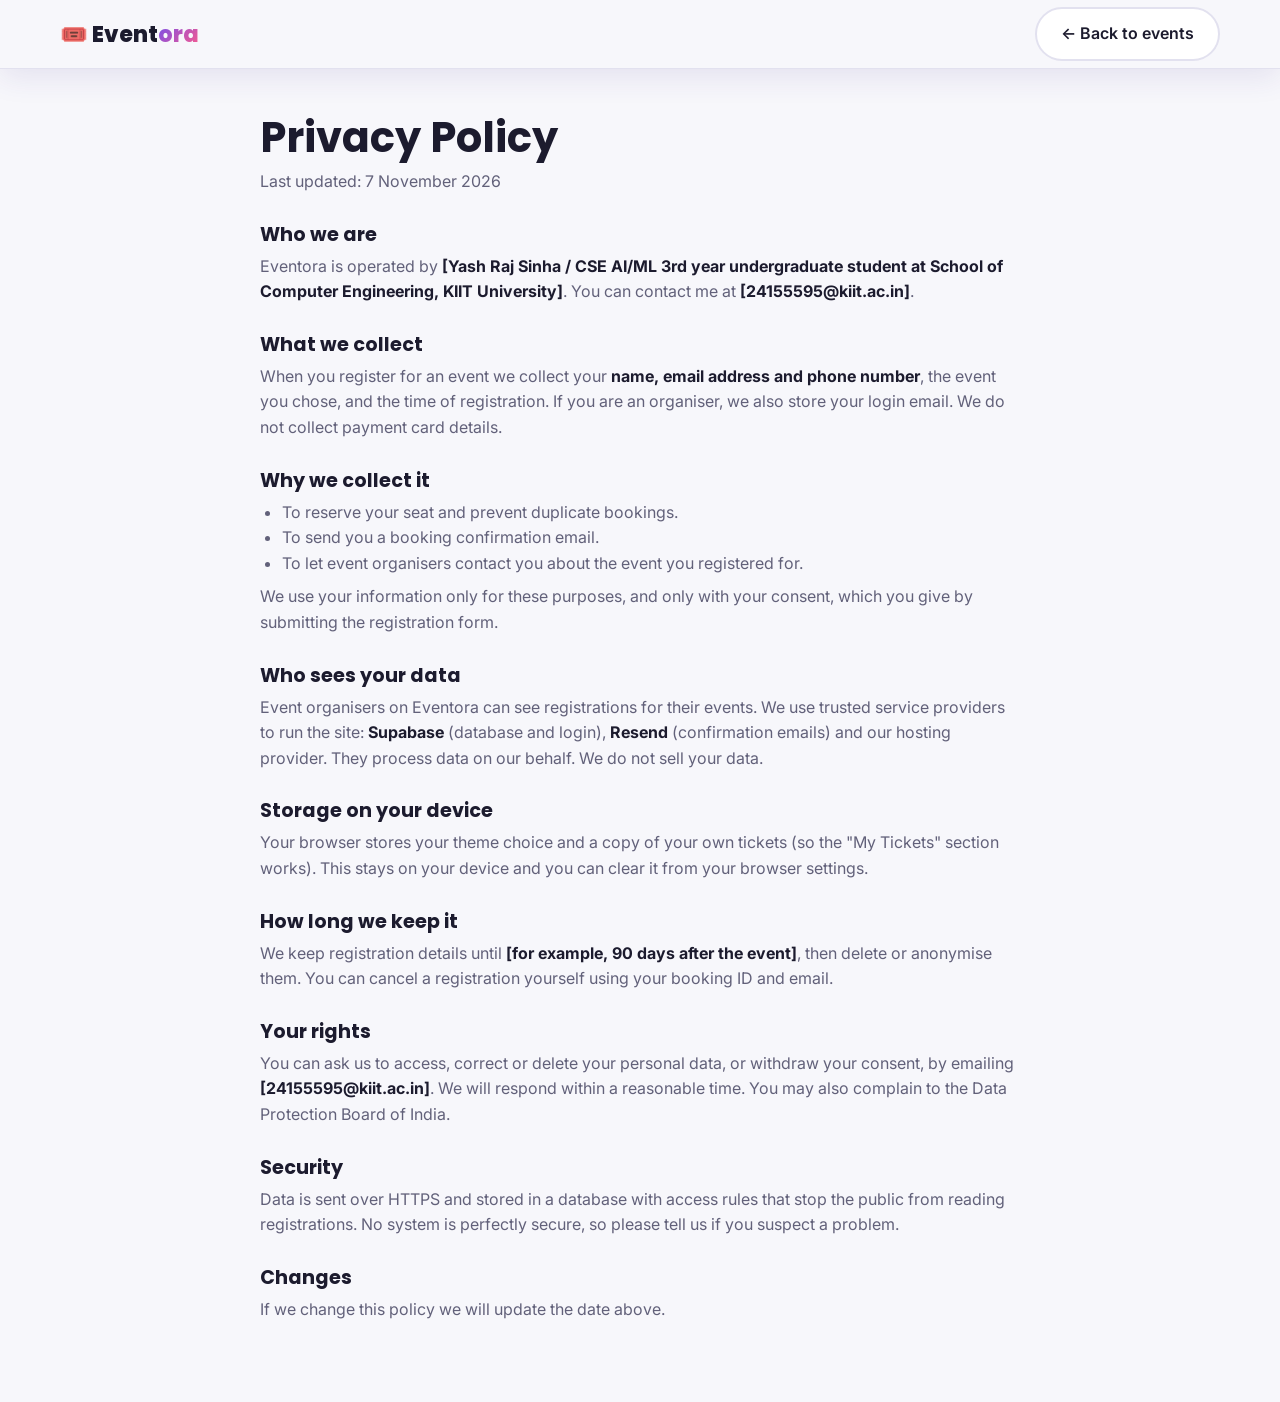
<file: privacy.html>
<!DOCTYPE html>
<html lang="en">
<head>
  <meta charset="UTF-8" />
  <meta name="viewport" content="width=device-width, initial-scale=1.0" />
  <title>Privacy Policy | Eventora</title>
  <meta name="description" content="How Eventora collects, uses and protects your personal information." />
  <link rel="icon" href="data:image/svg+xml,<svg xmlns='http://www.w3.org/2000/svg' viewBox='0 0 100 100'><text y='.9em' font-size='90'>🎟️</text></svg>" />
  <link href="https://fonts.googleapis.com/css2?family=Poppins:wght@600;700;800&family=Inter:wght@400;500;600&display=swap" rel="stylesheet" />
  <link rel="stylesheet" href="styles.css" />
  <link rel="stylesheet" href="legal.css" />
</head>
<body>
  <header class="navbar scrolled">
    <div class="container nav-inner">
      <a href="index.html" class="logo">🎟️ Event<span>ora</span></a>
      <a href="index.html" class="btn btn-ghost">← Back to events</a>
    </div>
  </header>
  <main class="container legal">
    <h1>Privacy Policy</h1>
    <p class="muted">Last updated: <time datetime="2026-11-07">7 November 2026</time></p>

    <h2>Who we are</h2>
    <p>Eventora is operated by <strong>[Yash Raj Sinha / CSE AI/ML 3rd year undergraduate student at School of Computer Engineering, KIIT University]</strong>. You can contact me at <strong>[24155595@kiit.ac.in]</strong>.</p>

    <h2>What we collect</h2>
    <p>When you register for an event we collect your <strong>name, email address and phone number</strong>, the event you chose, and the time of registration. If you are an organiser, we also store your login email. We do not collect payment card details.</p>

    <h2>Why we collect it</h2>
    <ul>
      <li>To reserve your seat and prevent duplicate bookings.</li>
      <li>To send you a booking confirmation email.</li>
      <li>To let event organisers contact you about the event you registered for.</li>
    </ul>
    <p>We use your information only for these purposes, and only with your consent, which you give by submitting the registration form.</p>

    <h2>Who sees your data</h2>
    <p>Event organisers on Eventora can see registrations for their events. We use trusted service providers to run the site: <strong>Supabase</strong> (database and login), <strong>Resend</strong> (confirmation emails) and our hosting provider. They process data on our behalf. We do not sell your data.</p>

    <h2>Storage on your device</h2>
    <p>Your browser stores your theme choice and a copy of your own tickets (so the "My Tickets" section works). This stays on your device and you can clear it from your browser settings.</p>

    <h2>How long we keep it</h2>
    <p>We keep registration details until <strong>[for example, 90 days after the event]</strong>, then delete or anonymise them. You can cancel a registration yourself using your booking ID and email.</p>

    <h2>Your rights</h2>
    <p>You can ask us to access, correct or delete your personal data, or withdraw your consent, by emailing <strong>[24155595@kiit.ac.in]</strong>. We will respond within a reasonable time. You may also complain to the Data Protection Board of India.</p>

    <h2>Security</h2>
    <p>Data is sent over HTTPS and stored in a database with access rules that stop the public from reading registrations. No system is perfectly secure, so please tell us if you suspect a problem.</p>

    <h2>Changes</h2>
    <p>If we change this policy we will update the date above.</p>
  </main>
</body>
</html>
</file>
<file: styles.css>
/* ===== Eventora styles =====
   Sections: 1 Variables · 2 Base · 3 Navbar · 4 Hero · 5 Sections/Cards
             6 Toolbar/Chips · 7 Modal/Form · 8 Tickets · 9 Footer/Toast · 10 Responsive */

/* 1. Variables */
:root {
  --bg: #f7f7fb;
  --bg-alt: #eeeef7;
  --surface: #ffffff;
  --text: #1c1b2e;
  --muted: #62617a;
  --border: #e2e1ef;
  --primary: #6c4cf1;
  --primary-2: #ff5c8a;
  --accent: #14b8a6;
  --danger: #e5484d;
  --shadow: 0 8px 30px rgba(60, 40, 140, 0.10);
  --radius: 18px;
  --grad: linear-gradient(135deg, var(--primary), var(--primary-2));
}
[data-theme="dark"] {
  --bg: #0f0e1a;
  --bg-alt: #151427;
  --surface: #1c1b30;
  --text: #f1f0ff;
  --muted: #a3a2c0;
  --border: #2d2c48;
  --shadow: 0 8px 30px rgba(0, 0, 0, 0.45);
}

/* 2. Base */
* { box-sizing: border-box; margin: 0; padding: 0; }
html { scroll-behavior: smooth; scroll-padding-top: 76px; }
body {
  font-family: "Inter", system-ui, sans-serif;
  background: var(--bg);
  color: var(--text);
  line-height: 1.6;
  transition: background 0.3s, color 0.3s;
}
h1, h2, h3, .logo { font-family: "Poppins", sans-serif; line-height: 1.2; }
a { color: inherit; text-decoration: none; }
button, input, select, textarea { font: inherit; color: inherit; }
button { cursor: pointer; }
.container { width: min(1160px, 92%); margin-inline: auto; }
:focus-visible { outline: 3px solid var(--primary); outline-offset: 2px; }

.btn {
  display: inline-flex; align-items: center; justify-content: center; gap: 8px;
  padding: 12px 24px; border-radius: 999px; border: 2px solid transparent;
  font-weight: 600; transition: transform 0.2s, box-shadow 0.2s, background 0.2s;
}
.btn:hover { transform: translateY(-2px); }
.btn-primary { background: var(--grad); color: #fff; box-shadow: 0 8px 20px rgba(108, 76, 241, 0.35); }
.btn-ghost { border-color: var(--border); background: var(--surface); }
.btn-ghost:hover { border-color: var(--primary); }
.btn-danger { background: transparent; border-color: var(--danger); color: var(--danger); padding: 8px 16px; font-size: 0.85rem; }
.btn-block { width: 100%; }
.btn[disabled] { opacity: 0.55; cursor: not-allowed; transform: none; }

/* scroll reveal */
.reveal { opacity: 0; transform: translateY(24px); transition: opacity 0.7s ease, transform 0.7s ease; }
.reveal.visible { opacity: 1; transform: none; }

/* 3. Navbar */
.navbar {
  position: sticky; top: 0; z-index: 50;
  background: color-mix(in srgb, var(--bg) 85%, transparent);
  backdrop-filter: blur(12px);
  border-bottom: 1px solid transparent;
  transition: border-color 0.3s, box-shadow 0.3s;
}
.navbar.scrolled { border-color: var(--border); box-shadow: var(--shadow); }
.nav-inner { display: flex; align-items: center; justify-content: space-between; height: 68px; }
.logo { font-weight: 800; font-size: 1.4rem; }
.logo span { background: var(--grad); -webkit-background-clip: text; background-clip: text; color: transparent; }
.nav-links { display: flex; gap: 28px; font-weight: 500; }
.nav-links a { position: relative; padding: 4px 0; color: var(--muted); transition: color 0.2s; }
.nav-links a:hover, .nav-links a.active { color: var(--text); }
.nav-links a::after {
  content: ""; position: absolute; left: 0; bottom: -2px; height: 2px; width: 0;
  background: var(--grad); transition: width 0.25s;
}
.nav-links a:hover::after, .nav-links a.active::after { width: 100%; }
.count-badge {
  display: inline-block; min-width: 20px; padding: 0 6px; border-radius: 999px;
  background: var(--primary); color: #fff; font-size: 0.72rem; text-align: center;
}
.nav-actions { display: flex; gap: 10px; }
.icon-btn {
  width: 42px; height: 42px; border-radius: 50%; border: 1px solid var(--border);
  background: var(--surface); font-size: 1.1rem; transition: transform 0.2s;
}
.icon-btn:hover { transform: rotate(15deg) scale(1.05); }
.menu-btn { display: none; }

/* 4. Hero */
.hero { position: relative; overflow: hidden; padding: 90px 0 70px; text-align: center; }
.blob { position: absolute; border-radius: 50%; filter: blur(70px); opacity: 0.5; animation: float 14s ease-in-out infinite; z-index: 0; }
.b1 { width: 340px; height: 340px; background: #6c4cf1; top: -80px; left: -60px; }
.b2 { width: 300px; height: 300px; background: #ff5c8a; top: 40px; right: -60px; animation-delay: -5s; }
.b3 { width: 260px; height: 260px; background: #14b8a6; bottom: -90px; left: 40%; animation-delay: -9s; }
@keyframes float { 50% { transform: translate(30px, -30px) scale(1.1); } }
.hero-inner { position: relative; z-index: 1; }
.eyebrow {
  display: inline-block; padding: 6px 16px; border-radius: 999px; font-size: 0.9rem; font-weight: 500;
  background: var(--surface); border: 1px solid var(--border); margin-bottom: 20px;
}
.hero h1 { font-size: clamp(2.2rem, 6vw, 4.2rem); font-weight: 800; max-width: 820px; margin: 0 auto 18px; }
.gradient-text { background: var(--grad); -webkit-background-clip: text; background-clip: text; color: transparent; }
.hero-sub { max-width: 600px; margin: 0 auto 30px; color: var(--muted); font-size: 1.1rem; }
.hero-cta { display: flex; justify-content: center; gap: 14px; flex-wrap: wrap; }

.next-event {
  margin: 42px auto 0; max-width: 640px; padding: 20px 24px; border-radius: var(--radius);
  background: var(--surface); border: 1px solid var(--border); box-shadow: var(--shadow);
}
.next-event .label { font-size: 0.8rem; text-transform: uppercase; letter-spacing: 0.08em; color: var(--muted); }
.next-event h3 { margin: 4px 0 14px; font-size: 1.15rem; }
.timer { display: flex; justify-content: center; gap: 12px; }
.timer div { min-width: 64px; padding: 10px 6px; border-radius: 12px; background: var(--bg-alt); }
.timer strong { display: block; font-family: "Poppins", sans-serif; font-size: 1.6rem; }
.timer span { font-size: 0.72rem; color: var(--muted); text-transform: uppercase; }

.stats { display: flex; justify-content: center; gap: 44px; margin-top: 44px; flex-wrap: wrap; }
.stats strong { display: block; font-family: "Poppins", sans-serif; font-size: 2rem; }
.stats span { color: var(--muted); font-size: 0.9rem; }

/* 5. Sections & cards */
.section { padding: 80px 0; }
.section.alt { background: var(--bg-alt); }
.section-head { margin-bottom: 32px; }
.section-head h2 { font-size: clamp(1.6rem, 4vw, 2.3rem); }
.section-head p { color: var(--muted); margin-top: 6px; }
.grid { display: grid; grid-template-columns: repeat(auto-fill, minmax(290px, 1fr)); gap: 26px; }

.card {
  background: var(--surface); border: 1px solid var(--border); border-radius: var(--radius);
  overflow: hidden; display: flex; flex-direction: column; box-shadow: var(--shadow);
  transition: transform 0.3s, box-shadow 0.3s; animation: pop 0.5s ease both;
}
.card:hover { transform: translateY(-8px); box-shadow: 0 18px 44px rgba(108, 76, 241, 0.25); }
@keyframes pop { from { opacity: 0; transform: translateY(20px); } to { opacity: 1; transform: none; } }
.card-img { position: relative; aspect-ratio: 16 / 10; overflow: hidden; background: var(--grad); }
.card-img img { width: 100%; height: 100%; object-fit: cover; transition: transform 0.5s; }
.card:hover .card-img img { transform: scale(1.08); }
.badge {
  position: absolute; top: 12px; left: 12px; padding: 4px 12px; border-radius: 999px;
  font-size: 0.75rem; font-weight: 600; background: rgba(0, 0, 0, 0.6); color: #fff; backdrop-filter: blur(6px);
}
.price-tag {
  position: absolute; top: 12px; right: 12px; padding: 4px 12px; border-radius: 999px;
  font-size: 0.75rem; font-weight: 700; background: #fff; color: #1c1b2e;
}
.card-body { padding: 20px; display: flex; flex-direction: column; gap: 8px; flex: 1; }
.meta { font-size: 0.85rem; color: var(--muted); display: flex; flex-direction: column; gap: 2px; }
.card-body h3 { font-size: 1.12rem; }
.card-body p.desc { color: var(--muted); font-size: 0.92rem; flex: 1; }
.card-foot { display: flex; align-items: center; justify-content: space-between; margin-top: 10px; gap: 10px; }
.seats { font-size: 0.8rem; font-weight: 600; color: var(--accent); }
.seats.low { color: var(--danger); }
.card .btn { padding: 9px 18px; font-size: 0.88rem; }

/* 6. Toolbar & chips */
.toolbar { display: flex; gap: 14px; flex-wrap: wrap; margin-bottom: 18px; }
.search-box {
  flex: 1 1 280px; display: flex; align-items: center; gap: 10px; padding: 0 18px;
  background: var(--surface); border: 1px solid var(--border); border-radius: 999px;
  transition: border-color 0.2s, box-shadow 0.2s;
}
.search-box:focus-within { border-color: var(--primary); box-shadow: 0 0 0 4px rgba(108, 76, 241, 0.15); }
.search-box input { flex: 1; border: 0; background: none; height: 48px; outline: none; min-width: 0; }
#sortSelect {
  height: 50px; padding: 0 18px; border-radius: 999px; border: 1px solid var(--border);
  background: var(--surface);
}
.chips { display: flex; flex-wrap: wrap; gap: 10px; margin-bottom: 14px; }
.chip {
  padding: 8px 18px; border-radius: 999px; border: 1px solid var(--border);
  background: var(--surface); font-weight: 500; font-size: 0.9rem; transition: all 0.2s;
}
.chip:hover { border-color: var(--primary); }
.chip.active { background: var(--grad); color: #fff; border-color: transparent; }
.result-count { color: var(--muted); font-size: 0.9rem; margin-bottom: 18px; }
.empty { text-align: center; padding: 50px 10px; }
.empty-emoji { font-size: 3rem; }
.empty p { color: var(--muted); margin: 6px 0 18px; }

/* 7. Modal & form */
.modal-backdrop {
  position: fixed; inset: 0; z-index: 100; background: rgba(10, 8, 30, 0.65); backdrop-filter: blur(4px);
  display: flex; align-items: center; justify-content: center; padding: 16px; animation: fade 0.25s;
}
.modal-backdrop[hidden] { display: none; }
@keyframes fade { from { opacity: 0; } }
.modal {
  position: relative; width: min(920px, 100%); max-height: 92vh; overflow-y: auto;
  background: var(--surface); border-radius: 22px; box-shadow: 0 30px 80px rgba(0, 0, 0, 0.4);
  animation: rise 0.35s ease;
}
@keyframes rise { from { opacity: 0; transform: translateY(30px) scale(0.97); } }
.modal-close {
  position: absolute; top: 14px; right: 14px; z-index: 2; width: 38px; height: 38px; border-radius: 50%;
  border: 0; background: rgba(0, 0, 0, 0.55); color: #fff;
}
.detail { display: grid; grid-template-columns: 1.05fr 1fr; }
.detail-info { padding: 0 0 24px; }
.detail-img { aspect-ratio: 16 / 10; background: var(--grad); }
.detail-img img { width: 100%; height: 100%; object-fit: cover; }
.detail-text { padding: 22px 26px 0; }
.detail-text h2 { font-size: 1.6rem; margin: 8px 0 12px; }
.info-list { list-style: none; display: grid; gap: 8px; margin: 14px 0; font-size: 0.95rem; }
.detail-text p { color: var(--muted); }
.detail-form { padding: 30px 28px; background: var(--bg-alt); }
.detail-form h3 { margin-bottom: 4px; font-size: 1.25rem; }
.detail-form .sub { color: var(--muted); font-size: 0.9rem; margin-bottom: 18px; }
.field { margin-bottom: 15px; }
.field label { display: block; font-weight: 600; font-size: 0.88rem; margin-bottom: 5px; }
.field input, .field select {
  width: 100%; height: 46px; padding: 0 14px; border-radius: 12px;
  border: 1.5px solid var(--border); background: var(--surface); outline: none; transition: border-color 0.2s, box-shadow 0.2s;
}
.field input:focus, .field select:focus { border-color: var(--primary); box-shadow: 0 0 0 4px rgba(108, 76, 241, 0.15); }
.field.invalid input, .field.invalid select { border-color: var(--danger); }
.field.valid input, .field.valid select { border-color: var(--accent); }
.error { display: none; color: var(--danger); font-size: 0.8rem; margin-top: 4px; }
.field.invalid .error { display: block; }
.success { text-align: center; padding: 46px 28px; grid-column: 1 / -1; }
.success .tick {
  width: 84px; height: 84px; margin: 0 auto 18px; border-radius: 50%; background: var(--accent);
  color: #fff; font-size: 2.6rem; display: grid; place-items: center; animation: pop 0.5s;
}
.success h2 { margin-bottom: 8px; }
.success p { color: var(--muted); margin-bottom: 6px; }
.booking-id { display: inline-block; margin: 12px 0 22px; padding: 8px 18px; border-radius: 10px; background: var(--bg-alt); font-weight: 700; letter-spacing: 0.08em; }

/* 8. Tickets */
.tickets { display: grid; grid-template-columns: repeat(auto-fill, minmax(300px, 1fr)); gap: 20px; }
.ticket {
  display: flex; flex-direction: column; gap: 4px; padding: 20px 22px; border-radius: var(--radius);
  background: var(--surface); border: 1px solid var(--border); border-left: 6px solid var(--primary);
  box-shadow: var(--shadow); animation: pop 0.4s both;
}
.ticket h3 { font-size: 1.05rem; }
.ticket small { color: var(--muted); }
.ticket .btn { align-self: flex-start; margin-top: 10px; }
.no-tickets { color: var(--muted); padding: 24px; border: 2px dashed var(--border); border-radius: var(--radius); text-align: center; grid-column: 1 / -1; }

/* 9. Footer & toast */
.footer { border-top: 1px solid var(--border); padding: 30px 0; color: var(--muted); }
.footer-inner { display: flex; justify-content: space-between; align-items: center; gap: 14px; flex-wrap: wrap; font-size: 0.9rem; }
.to-top:hover { color: var(--primary); }
.toast {
  position: fixed; left: 50%; bottom: 28px; transform: translate(-50%, 120px); z-index: 200;
  background: var(--text); color: var(--bg); padding: 12px 22px; border-radius: 999px;
  font-weight: 500; transition: transform 0.35s; max-width: 90vw;
}
.toast.show { transform: translate(-50%, 0); }

/* 10. Responsive */
@media (max-width: 820px) {
  .detail { grid-template-columns: 1fr; }
  .menu-btn { display: block; }
  .nav-links {
    position: absolute; top: 68px; left: 0; right: 0; flex-direction: column; gap: 0;
    background: var(--surface); border-bottom: 1px solid var(--border);
    max-height: 0; overflow: hidden; transition: max-height 0.3s;
  }
  .nav-links.open { max-height: 300px; }
  .nav-links a { padding: 14px 6%; }
  .nav-links a::after { display: none; }
}
@media (max-width: 520px) {
  .hero { padding: 60px 0 50px; }
  .timer { gap: 8px; }
  .timer div { min-width: 56px; }
  .stats { gap: 24px; }
  .section { padding: 56px 0; }
  .detail-form { padding: 24px 18px; }
}
@media (prefers-reduced-motion: reduce) {
  * { animation: none !important; transition: none !important; scroll-behavior: auto !important; }
  .reveal { opacity: 1; transform: none; }
}

/* ===== Real-site additions ===== */
.demo-banner { background: #fff4d6; color: #5c4400; text-align: center; padding: 8px 12px; font-size: 0.85rem; }
.demo-banner[hidden] { display: none; }
.demo-banner code { background: rgba(0,0,0,.08); padding: 1px 6px; border-radius: 4px; }
[data-theme="dark"] .demo-banner { background: #3a2f0a; color: #ffe9a8; }
.muted { color: var(--muted); }
.img-fallback { width: 100%; height: 100%; display: grid; place-items: center; }
.img-fallback span { font-size: 3.4rem; filter: drop-shadow(0 4px 10px rgba(0,0,0,.25)); }
.badge-inline { position: static; display: inline-block; background: var(--primary); }
.hp { position: absolute; left: -9999px; width: 1px; height: 1px; overflow: hidden; }
.consent { font-size: 0.8rem; color: var(--muted); margin-bottom: 12px; }
.consent a, .footer a:not(.logo):not(.to-top) { text-decoration: underline; }
.form-error { color: var(--danger); font-size: 0.85rem; margin-top: 10px; min-height: 1em; }
.load-error { grid-column: 1 / -1; text-align: center; padding: 40px 10px; }
.load-error p { margin-bottom: 14px; color: var(--muted); }
.skeleton { pointer-events: none; }
.skeleton .card-img { background: var(--bg-alt); }
.skeleton i { display: block; height: 14px; border-radius: 8px; background: var(--bg-alt); margin-bottom: 10px; }
.skeleton i:nth-child(2) { width: 70%; } .skeleton i:nth-child(3) { width: 45%; }
.skeleton .card-img, .skeleton i { animation: shimmer 1.3s ease-in-out infinite; }
@keyframes shimmer { 50% { opacity: .45; } }
</file>
<file: legal.css>
.legal { max-width: 760px; padding: 44px 0 80px; }
.legal h1 { font-size: clamp(1.8rem, 5vw, 2.6rem); margin-bottom: 6px; }
.legal h2 { font-size: 1.2rem; margin: 28px 0 8px; }
.legal p, .legal li { color: var(--muted); }
.legal ul { padding-left: 22px; margin: 8px 0; }
.legal strong { color: var(--text); }
.notfound { min-height: 80vh; display: grid; place-content: center; text-align: center; gap: 14px; padding: 20px; }
.notfound .big { font: 800 clamp(4rem, 18vw, 8rem) "Poppins", sans-serif; line-height: 1; background: var(--grad); -webkit-background-clip: text; background-clip: text; color: transparent; }
.notfound p { color: var(--muted); }
</file>
